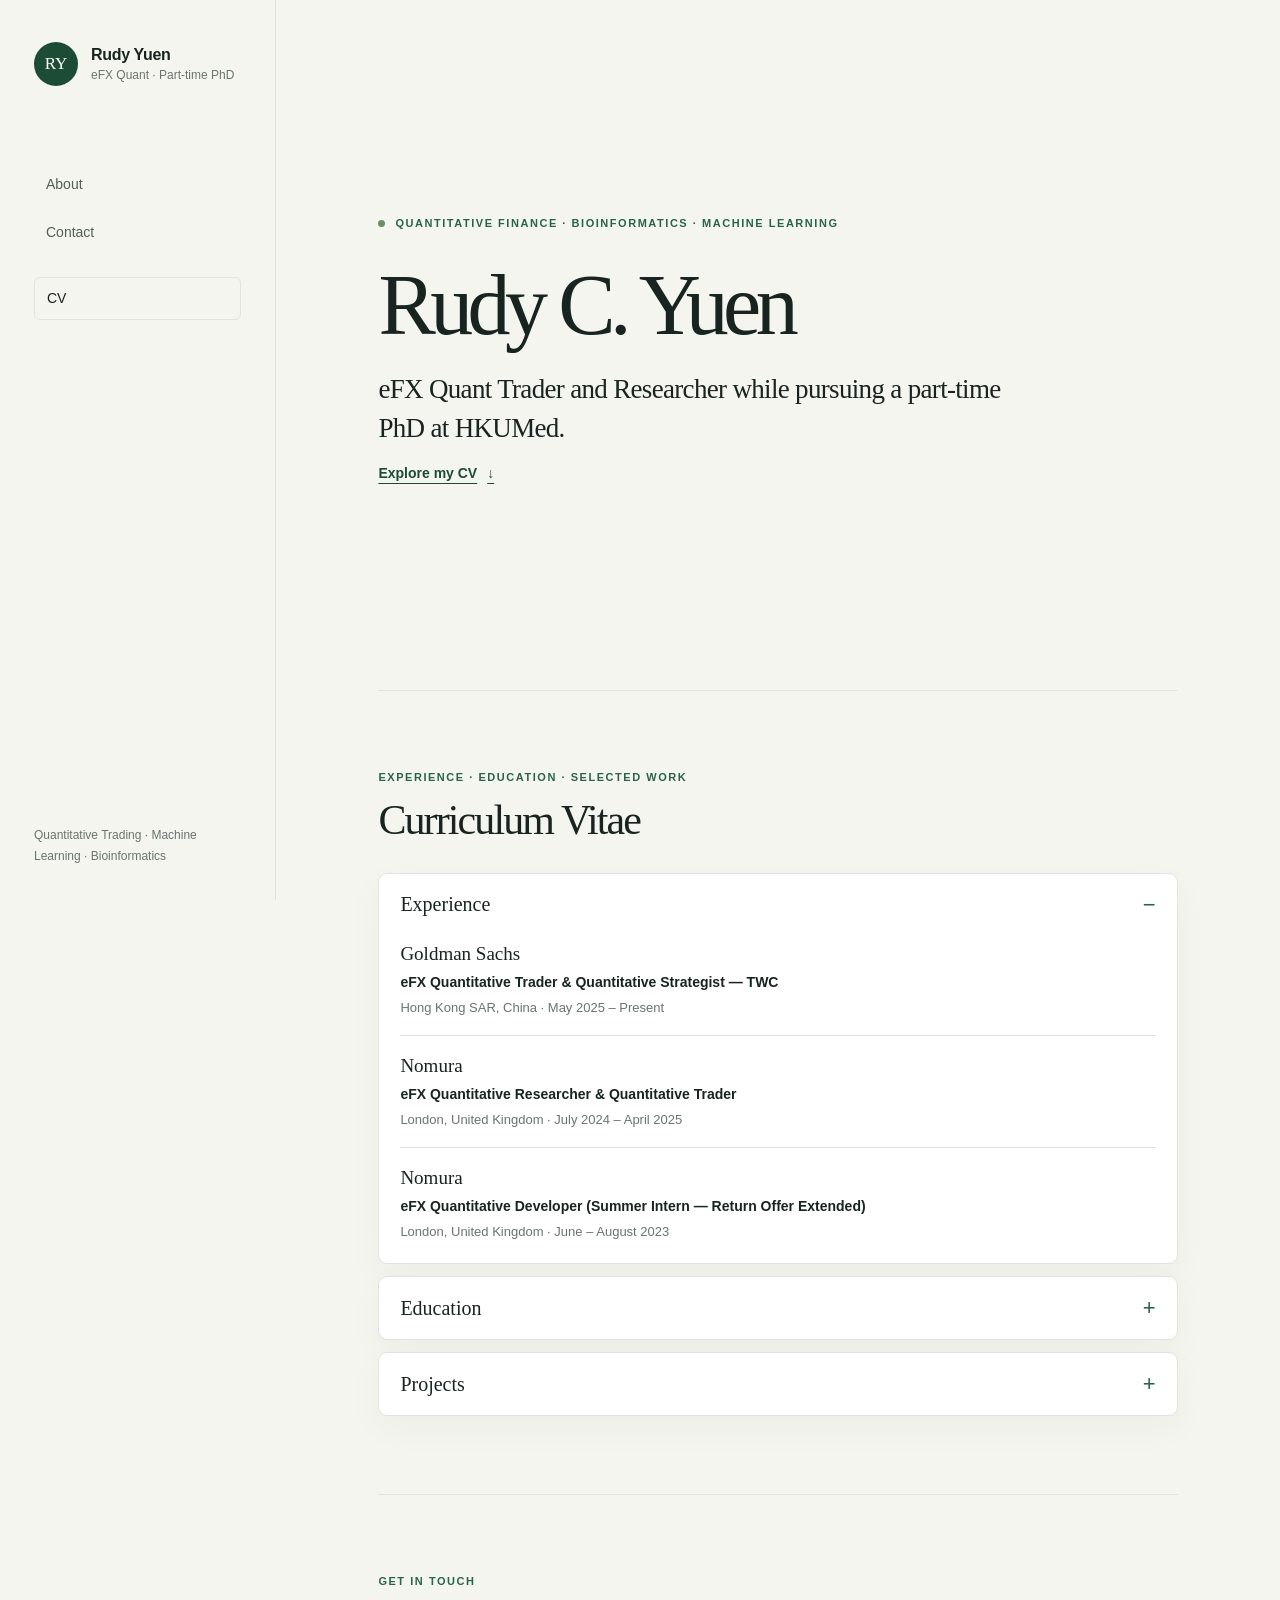
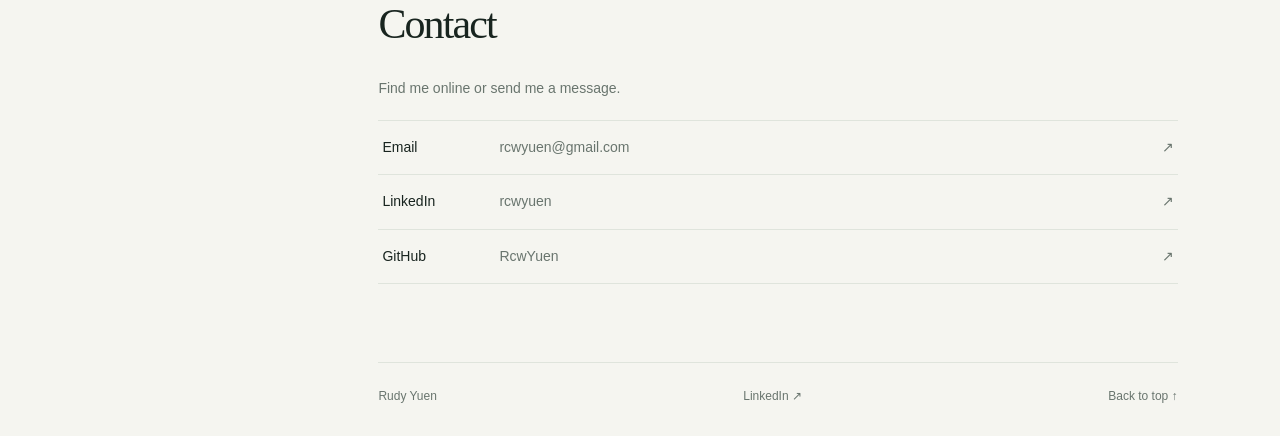
<file: index.html>
<!DOCTYPE html>
<html lang="en">
<head>
    <meta charset="UTF-8">
    <meta name="viewport" content="width=device-width, initial-scale=1.0">
    <meta name="description" content="Rudy Yuen is an eFX Quant Researcher and Trader pursuing a part-time PhD at the University of Hong Kong.">
    <meta name="theme-color" content="#f5f5f0" media="(prefers-color-scheme: light)">
    <meta name="theme-color" content="#121a16" media="(prefers-color-scheme: dark)">
    <meta property="og:title" content="Rudy Yuen — eFX Quant &amp; PhD Researcher">
    <meta property="og:description" content="eFX Quant Trader and Researcher pursuing a part-time PhD in Bioinformatics at HKU.">
    <meta property="og:type" content="website">
    <meta property="og:url" content="https://rcwyuen.github.io/">
    <title>Rudy Yuen — eFX Quant &amp; PhD Researcher</title>
    <link rel="stylesheet" href="styles.css">
</head>
<body>
    <aside class="sidebar">
        <a class="identity" href="#about" aria-label="Rudy Yuen, home">
            <span class="monogram" aria-hidden="true">RY</span>
            <span class="identity-copy">
                <span class="identity-name">Rudy Yuen</span>
                <span class="identity-role">eFX Quant · Part-time PhD</span>
            </span>
        </a>

        <nav aria-label="Main navigation">
            <a href="#about">About</a>
            <a href="#contact">Contact</a>
            <a class="nav-cv" href="#cv">CV</a>
        </nav>

        <p class="sidebar-note">Quantitative Trading · Machine Learning · Bioinformatics</p>
    </aside>

    <main>
        <section class="hero" id="about" aria-labelledby="intro-title">
            <p class="eyebrow"><span class="status-dot" aria-hidden="true"></span>Quantitative Finance · Bioinformatics · Machine Learning</p>
            <h1 id="intro-title">Rudy C. Yuen</h1>
            <p class="hero-summary">eFX Quant Trader and Researcher while pursuing a part-time PhD at HKUMed.</p>
            <a class="text-link" href="#cv">Explore my CV <span aria-hidden="true">↓</span></a>
        </section>

        <section class="content-section" id="cv" aria-labelledby="cv-title">
            <div class="section-heading">
                <p class="eyebrow">Experience · Education · Selected work</p>
                <h2 id="cv-title">Curriculum Vitae</h2>
            </div>

            <div class="cv-groups">
                <details class="cv-group" open>
                    <summary>Experience</summary>
                    <div class="cv-group-content">
                        <article class="cv-entry">
                            <div>
                                <h3>Goldman Sachs</h3>
                                <p class="cv-role">eFX Quantitative Trader &amp; Quantitative Strategist — TWC</p>
                                <p class="cv-meta">Hong Kong SAR, China · May 2025 – Present</p>
                            </div>
                        </article>
                        <article class="cv-entry">
                            <div>
                                <h3>Nomura</h3>
                                <p class="cv-role">eFX Quantitative Researcher &amp; Quantitative Trader</p>
                                <p class="cv-meta">London, United Kingdom · July 2024 – April 2025</p>
                            </div>
                        </article>
                        <article class="cv-entry">
                            <div>
                                <h3>Nomura</h3>
                                <p class="cv-role">eFX Quantitative Developer (Summer Intern — Return Offer Extended)</p>
                                <p class="cv-meta">London, United Kingdom · June – August 2023</p>
                            </div>
                        </article>
                    </div>
                </details>

                <details class="cv-group">
                    <summary>Education</summary>
                    <div class="cv-group-content">
                        <article class="cv-entry">
                            <div>
                                <h3>Doctor of Philosophy · Bioinformatics</h3>
                                <p class="cv-meta">LKS Faculty of Medicine · The University of Hong Kong</p>
                                <p class="cv-detail">Part-time · September 2026 – Present</p>
                                <p class="cv-detail">Supervisor: Professor Joshua K. Ho</p>
                            </div>
                        </article>
                        <article class="cv-entry">
                            <div>
                                <h3>Master of Engineering · Computer Science &amp; Mathematics</h3>
                                <p class="cv-meta">University College London · September 2020 – June 2024</p>
                                <p class="cv-detail">Previously: Mathematical Computation</p>
                                <p class="cv-detail">First-Class Honours</p>
                            </div>
                        </article>
                    </div>
                </details>

                <details class="cv-group">
                    <summary>Projects</summary>
                    <div class="cv-group-content cv-projects">
                        <article class="cv-project">
                            <div class="project-content">
                                <p class="project-type">MEng dissertation · 80%</p>
                                <h3>Multiple instance transfer learning on T-cell receptor language models for cancer prediction</h3>
                                <details class="project-abstract">
                                    <summary>Used protein language model embeddings and multi-instance learning to classify lung cancer from T-cell receptor repertoires.</summary>
                                    <p>In the early stages of cancer, T cells undergo proliferation as part of an immune response to eradicate cancer. Thus, tracking peripheral T cells in asymptomatic patients for early cancer prediction is possible. Previous attempts at constructing such a model represent T cell receptors (TCRs) numerically using physico-chemical properties and pairing with downstream classification algorithms. We argue that the accuracy can be improved when TCR representations are learnt using a pre-trained language model as language models create numerical representations for TCRs based on the amino acid sequence, whereas physico-chemical properties only encode TCRs based on individual amino acids. This article classifies symptomatic lung cancer patients from the TRACERx dataset and control patients to demonstrate that the output embeddings from pre-trained large protein language models are more expressive than physico-chemical properties. Using these pre-trained language model embeddings, we can achieve high classification performance between cancer and non-cancer repertoires, achieving 100% AUC on the test and evaluation set using a simple two-layered multi-instanced downstream classifier. Our results also propose that embeddings from language models are more expressive than physico-chemical properties in cancer prediction.</p>
                                </details>
                                <div class="project-links">
                                    <a class="button button-primary" href="docs/dissertation.pdf" target="_blank" rel="noopener noreferrer">Read the paper as a PDF <span aria-hidden="true">↗</span></a>
                                    <a class="button button-secondary" href="https://github.com/RcwYuen/TCR-Cancer-Prediction" target="_blank" rel="noopener noreferrer">View the code <span aria-hidden="true">↗</span></a>
                                </div>
                            </div>
                        </article>
                        <article class="cv-project">
                            <div class="project-content">
                                <p class="project-type">Research paper</p>
                                <h3>Exploration of hypomyelination in extreme preterm infants through n-compartment models</h3>
                                <details class="project-abstract">
                                    <summary>Used T2 MRI n-compartment models to investigate white-matter myelination in extreme preterm infants.</summary>
                                    <p>Extreme Preterm Infants (EPTs) are known to have a decreased amount of myelin in their white matter regions compared to non-EPTs, which leads to complications with neurological growth during adolescence. It prompts an active research into their intercerebral structure through the use of T2 Magnetic Resonance Imaging (MRI). T2-weighted MRIs are captured by measuring the amplitude of echoes generated using specific echo techniques at fixed time intervals after the deactivation of a Radio-Frequency (RF) Magnetic Field. The relationship between the amplitude of these echo signals and the time after the RF pulse is deactivated is known to exhibit an exponential decay. In regions containing more than one tissue type, it has been seen to be more accurate to employ a multiple-compartment exponential decay model due to the fact that this approach takes into account the complex tissue compositions by assuming each tissue type contributes its own characteristic decay rate. As EPTs have a decreased amount of myelin in their brain, we hypothesise that the average compartments needed voxel-wise to model the white matter is lesser for an EPT than a non-EPT. This is because an EPT has fewer myelins within the white matter of their brain, meaning that there are lesser tissue types per voxel. We provided a counter-evidence towards this hypothesis through a simpler version of the experiments due to computational constraints. This counter-evidence has been shown using a one-tailed student’s T-Test.</p>
                                </details>
                                <div class="project-links">
                                    <a class="button button-primary" href="docs/hypomyelination.pdf" target="_blank" rel="noopener noreferrer">Read the paper as a PDF <span aria-hidden="true">↗</span></a>
                                </div>
                            </div>
                        </article>
                    </div>
                </details>

            </div>
        </section>

        <section class="content-section contact-section" id="contact" aria-labelledby="contact-title">
            <div class="section-heading">
                <p class="eyebrow">Get in touch</p>
                <h2 id="contact-title">Contact</h2>
            </div>
            <p class="contact-intro">Find me online or send me a message.</p>
            <div class="contact-links">
                <a href="mailto:rcwyuen@gmail.com"><span>Email</span><span class="contact-value">rcwyuen@gmail.com</span><span class="contact-arrow" aria-hidden="true">↗</span></a>
                <a href="https://www.linkedin.com/in/rcwyuen" target="_blank" rel="noopener noreferrer"><span>LinkedIn</span><span class="contact-value">rcwyuen</span><span class="contact-arrow" aria-hidden="true">↗</span></a>
                <a href="https://github.com/RcwYuen" target="_blank" rel="noopener noreferrer"><span>GitHub</span><span class="contact-value">RcwYuen</span><span class="contact-arrow" aria-hidden="true">↗</span></a>
            </div>
        </section>

        <footer>
            <span>Rudy Yuen</span>
            <a href="https://www.linkedin.com/in/rcwyuen" target="_blank" rel="noopener noreferrer">LinkedIn ↗</a>
            <a href="#about">Back to top ↑</a>
        </footer>
    </main>
</body>
</html>
</file>
<file: styles.css>
:root {
    color-scheme: light dark;
    --paper: #f5f5f0;
    --surface: #fff;
    --ink: #18241f;
    --muted: #69756e;
    --line: #dfe4dc;
    --green: #286448;
    --green-dark: #1d4c36;
    --soft-green: #e7eee7;
    --serif: Georgia, "Times New Roman", serif;
}

@media (prefers-color-scheme: dark) {
    :root {
        --paper: #121a16;
        --surface: #1b2721;
        --ink: #e8eee9;
        --muted: #a3b0a8;
        --line: #34443a;
        --green: #8fc49b;
        --green-dark: #9bd0a5;
        --soft-green: #26382d;
    }

    a:focus-visible {
        outline-color: #9bc49e;
    }

    .status-dot {
        background: #8fbd92;
    }

    .button-primary {
        color: #102016;
    }

    .button-primary:hover {
        background: #b1dfb9;
    }

    .button-secondary:hover,
    .sidebar nav a:hover {
        border-color: #526b59;
    }
}

* {
    box-sizing: border-box;
}

::selection {
    background: #cfe0d0;
    color: var(--ink);
}

html {
    scroll-behavior: smooth;
    scroll-padding-top: 28px;
}

body {
    min-width: 320px;
    margin: 0;
    background: var(--paper);
    color: var(--ink);
    font-family: "Segoe UI", Arial, sans-serif;
    font-size: 16px;
    line-height: 1.65;
    -webkit-font-smoothing: antialiased;
}

a {
    color: inherit;
}

a:focus-visible {
    outline: 3px solid #7d9f79;
    outline-offset: 4px;
}

.sidebar {
    position: fixed;
    inset: 0 auto 0 0;
    display: flex;
    width: 276px;
    flex-direction: column;
    padding: 42px 34px 32px;
    border-right: 1px solid var(--line);
    background: var(--paper);
}

.identity {
    display: flex;
    align-items: center;
    gap: 13px;
    text-decoration: none;
}

.identity:hover .identity-name {
    color: var(--green);
}

.monogram {
    display: grid;
    width: 44px;
    height: 44px;
    flex: 0 0 auto;
    place-items: center;
    border-radius: 50%;
    background: var(--green-dark);
    color: #fff;
    font-family: var(--serif);
    font-size: 17px;
}

.identity-copy {
    display: grid;
    line-height: 1.4;
}

.identity-name {
    font-size: 16px;
    font-weight: 650;
    letter-spacing: -0.02em;
}

.identity-role {
    color: var(--muted);
    font-size: 12px;
}

.sidebar nav {
    display: grid;
    gap: 5px;
    margin-top: 77px;
}

.sidebar nav a {
    display: flex;
    min-height: 43px;
    align-items: center;
    justify-content: space-between;
    padding: 9px 12px;
    border-radius: 6px;
    color: #536057;
    font-size: 14px;
    text-decoration: none;
    transition: background-color 160ms ease, color 160ms ease;
}

.sidebar nav a:hover {
    background: var(--soft-green);
    color: var(--green-dark);
}

.sidebar nav .nav-cv {
    margin-top: 18px;
    border: 1px solid var(--line);
    color: var(--ink);
}

.sidebar nav .nav-cv:hover {
    border-color: #b6c9b8;
}

.sidebar-note {
    margin: auto 0 0;
    color: var(--muted);
    font-size: 12px;
    line-height: 1.8;
}

main {
    width: min(100% - 276px, 1120px);
    margin-left: 276px;
    padding: 0 clamp(40px, 8vw, 112px);
}

.hero {
    display: flex;
    min-height: min(690px, 90vh);
    flex-direction: column;
    align-items: flex-start;
    justify-content: center;
    padding: 82px 0 72px;
}

.eyebrow {
    margin: 0;
    color: var(--green);
    font-size: 11px;
    font-weight: 700;
    letter-spacing: 0.14em;
    line-height: 1.5;
    text-transform: uppercase;
}

.hero .eyebrow {
    display: flex;
    align-items: center;
    gap: 10px;
}

.status-dot {
    width: 7px;
    height: 7px;
    border-radius: 50%;
    background: #69906b;
}

h1,
h2,
h3,
p {
    margin-top: 0;
}

.hero h1 {
    margin: 27px 0 18px;
    font-family: var(--serif);
    font-size: clamp(54px, 7.5vw, 86px);
    font-weight: 400;
    letter-spacing: -0.065em;
    line-height: 1.08;
}

.accent {
    color: var(--green);
}

.hero-summary {
    max-width: 650px;
    margin-bottom: 14px;
    font-family: var(--serif);
    font-size: clamp(21px, 2.5vw, 27px);
    letter-spacing: -0.025em;
    line-height: 1.45;
}

.intro-detail {
    max-width: 590px;
    margin-bottom: 27px;
    color: var(--muted);
    font-size: 15px;
}

.text-link {
    display: inline-flex;
    align-items: center;
    gap: 10px;
    color: var(--green-dark);
    font-size: 14px;
    font-weight: 650;
    text-decoration-thickness: 1px;
    text-underline-offset: 5px;
}

.content-section {
    padding: 78px 0;
    border-top: 1px solid var(--line);
    scroll-margin-top: 32px;
}

.section-heading {
    margin-bottom: 28px;
}

.section-heading h2 {
    margin: 9px 0 0;
    font-family: var(--serif);
    font-size: clamp(32px, 4vw, 42px);
    font-weight: 400;
    letter-spacing: -0.045em;
    line-height: 1.2;
}

.cv-intro {
    max-width: 620px;
    margin: 13px 0 0;
    color: var(--muted);
    font-size: 14px;
}

.cv-groups {
    display: grid;
    gap: 12px;
}

.cv-group {
    border: 1px solid var(--line);
    border-radius: 9px;
    background: var(--surface);
    box-shadow: 0 12px 35px rgb(25 48 35 / 4%);
}

.cv-group summary {
    display: flex;
    min-height: 62px;
    align-items: center;
    justify-content: space-between;
    gap: 16px;
    padding: 14px 21px;
    border-radius: 9px;
    cursor: pointer;
    font-family: var(--serif);
    font-size: 20px;
    list-style: none;
    transition: background-color 160ms ease;
}

.cv-group summary:hover {
    background: #fbfcf9;
}

.cv-group summary::-webkit-details-marker {
    display: none;
}

.cv-group summary::after {
    color: var(--green);
    content: "+";
    font-family: "Segoe UI", Arial, sans-serif;
    font-size: 22px;
    line-height: 1;
}

.cv-group[open] summary::after {
    content: "−";
}

.cv-group summary:focus-visible {
    outline-offset: -4px;
}

.cv-group-content {
    padding: 0 21px 21px;
}

.cv-entry {
    padding: 17px 0;
    border-bottom: 1px solid var(--line);
}

.cv-entry:first-child {
    padding-top: 5px;
}

.cv-entry:last-child {
    padding-bottom: 0;
    border-bottom: 0;
}

.cv-entry h3 {
    margin: 0 0 4px;
    font-family: var(--serif);
    font-size: 19px;
    font-weight: 400;
    line-height: 1.35;
}

.cv-role {
    margin: 0 0 3px;
    font-size: 14px;
    font-weight: 600;
}

.cv-meta,
.cv-detail {
    margin: 0;
    color: var(--muted);
    font-size: 13px;
}

.cv-detail {
    margin-top: 5px;
}

.cv-project + .cv-project {
    margin-top: 22px;
    padding-top: 22px;
    border-top: 1px solid var(--line);
}

.cv-project .project-content h3 {
    font-size: clamp(20px, 2.2vw, 25px);
}

.project-abstract {
    max-width: 600px;
    margin-bottom: 18px;
    color: var(--muted);
    font-size: 14px;
}

.project-abstract summary {
    color: var(--muted);
    cursor: pointer;
}

.project-abstract summary::marker {
    color: var(--green);
}

.project-abstract p {
    margin: 12px 0 0;
}

.project-type {
    display: flex;
    align-items: center;
    gap: 10px;
    margin-bottom: 12px;
    color: var(--green);
    font-size: 12px;
    font-weight: 650;
    letter-spacing: 0.04em;
    text-transform: uppercase;
}

.project-content h3 {
    max-width: 620px;
    margin-bottom: 12px;
    font-family: var(--serif);
    font-size: clamp(22px, 2.6vw, 29px);
    font-weight: 400;
    letter-spacing: -0.025em;
    line-height: 1.3;
}

.project-description {
    max-width: 600px;
    margin-bottom: 23px;
    color: var(--muted);
    font-size: 14px;
}

.project-links {
    display: flex;
    flex-wrap: wrap;
    gap: 10px;
}

.button {
    display: inline-flex;
    min-height: 42px;
    align-items: center;
    justify-content: center;
    gap: 11px;
    padding: 9px 14px;
    border: 1px solid transparent;
    border-radius: 5px;
    font-size: 13px;
    font-weight: 600;
    text-decoration: none;
    transition: background-color 160ms ease, border-color 160ms ease, color 160ms ease;
}

.button-primary {
    background: var(--green-dark);
    color: #fff;
}

.button-primary:hover {
    background: #123d2a;
}

.button-secondary {
    border-color: var(--line);
    background: var(--surface);
    color: var(--ink);
}

.button-secondary:hover {
    border-color: #b6c9b8;
    background: var(--soft-green);
}

.contact-intro {
    margin-bottom: 20px;
    color: var(--muted);
    font-size: 14px;
}

.contact-links {
    border-top: 1px solid var(--line);
}

.contact-links a {
    display: grid;
    grid-template-columns: 105px minmax(0, 1fr) 20px;
    gap: 12px;
    align-items: center;
    padding: 15px 4px;
    border-bottom: 1px solid var(--line);
    font-size: 14px;
    text-decoration: none;
    transition: background-color 160ms ease, padding 160ms ease;
}

.contact-links a:hover {
    padding-right: 8px;
    padding-left: 8px;
    background: #fbfcf9;
}

.contact-links a:hover .contact-value,
.contact-links a:hover .contact-arrow {
    color: var(--green);
}

.contact-value,
.contact-arrow {
    color: var(--muted);
    transition: color 160ms ease;
}

.contact-arrow {
    text-align: right;
}

footer {
    display: flex;
    justify-content: space-between;
    gap: 20px;
    padding: 24px 0 30px;
    border-top: 1px solid var(--line);
    color: var(--muted);
    font-size: 12px;
}

footer a {
    text-decoration: none;
}

footer a:hover {
    color: var(--green);
}

@media (max-width: 800px) {
    .sidebar {
        position: sticky;
        z-index: 1;
        top: 0;
        width: 100%;
        height: auto;
        padding: 14px clamp(20px, 5vw, 38px) 10px;
        border-right: 0;
        border-bottom: 1px solid var(--line);
        background: rgb(245 245 240 / 96%);
        backdrop-filter: blur(12px);
    }

    .monogram {
        width: 38px;
        height: 38px;
        font-size: 15px;
    }

    @media (max-width: 800px) and (prefers-color-scheme: dark) {
        .sidebar {
            background: rgb(18 26 22 / 96%);
        }
    }

    .sidebar nav {
        display: flex;
        gap: 3px;
        overflow-x: auto;
        margin-top: 10px;
        scrollbar-width: none;
    }

    .sidebar nav::-webkit-scrollbar {
        display: none;
    }

    .sidebar nav a {
        min-height: 38px;
        flex: 0 0 auto;
        padding: 7px 10px;
        font-size: 12px;
        white-space: nowrap;
    }

    .sidebar nav .nav-cv {
        margin-top: 0;
        margin-left: auto;
    }

    .sidebar-note {
        display: none;
    }

    main {
        width: 100%;
        margin-left: 0;
        padding: 0 clamp(22px, 7vw, 58px);
    }

    .hero {
        min-height: min(650px, 75vh);
    }
}

@media (max-width: 520px) {
    .hero {
        min-height: 570px;
        min-height: min(620px, 77svh);
        padding: 64px 0;
    }

    .hero h1 {
        margin-top: 23px;
    }

    .content-section {
        padding: 58px 0;
    }

    .project-links {
        align-items: stretch;
    }

    .button {
        flex: 1 1 auto;
    }

    .contact-links a {
        grid-template-columns: 73px minmax(0, 1fr) 16px;
        gap: 8px;
        font-size: 12px;
    }
}

@media (prefers-reduced-motion: reduce) {
    *,
    *::before,
    *::after {
        scroll-behavior: auto !important;
        transition-duration: 0.01ms !important;
    }
}

@media (prefers-color-scheme: dark) {
    ::selection {
        background: #486450;
        color: #f2f7f3;
    }

    .cv-group summary:hover,
    .contact-links a:hover {
        background: #24352b;
    }
}
</file>
